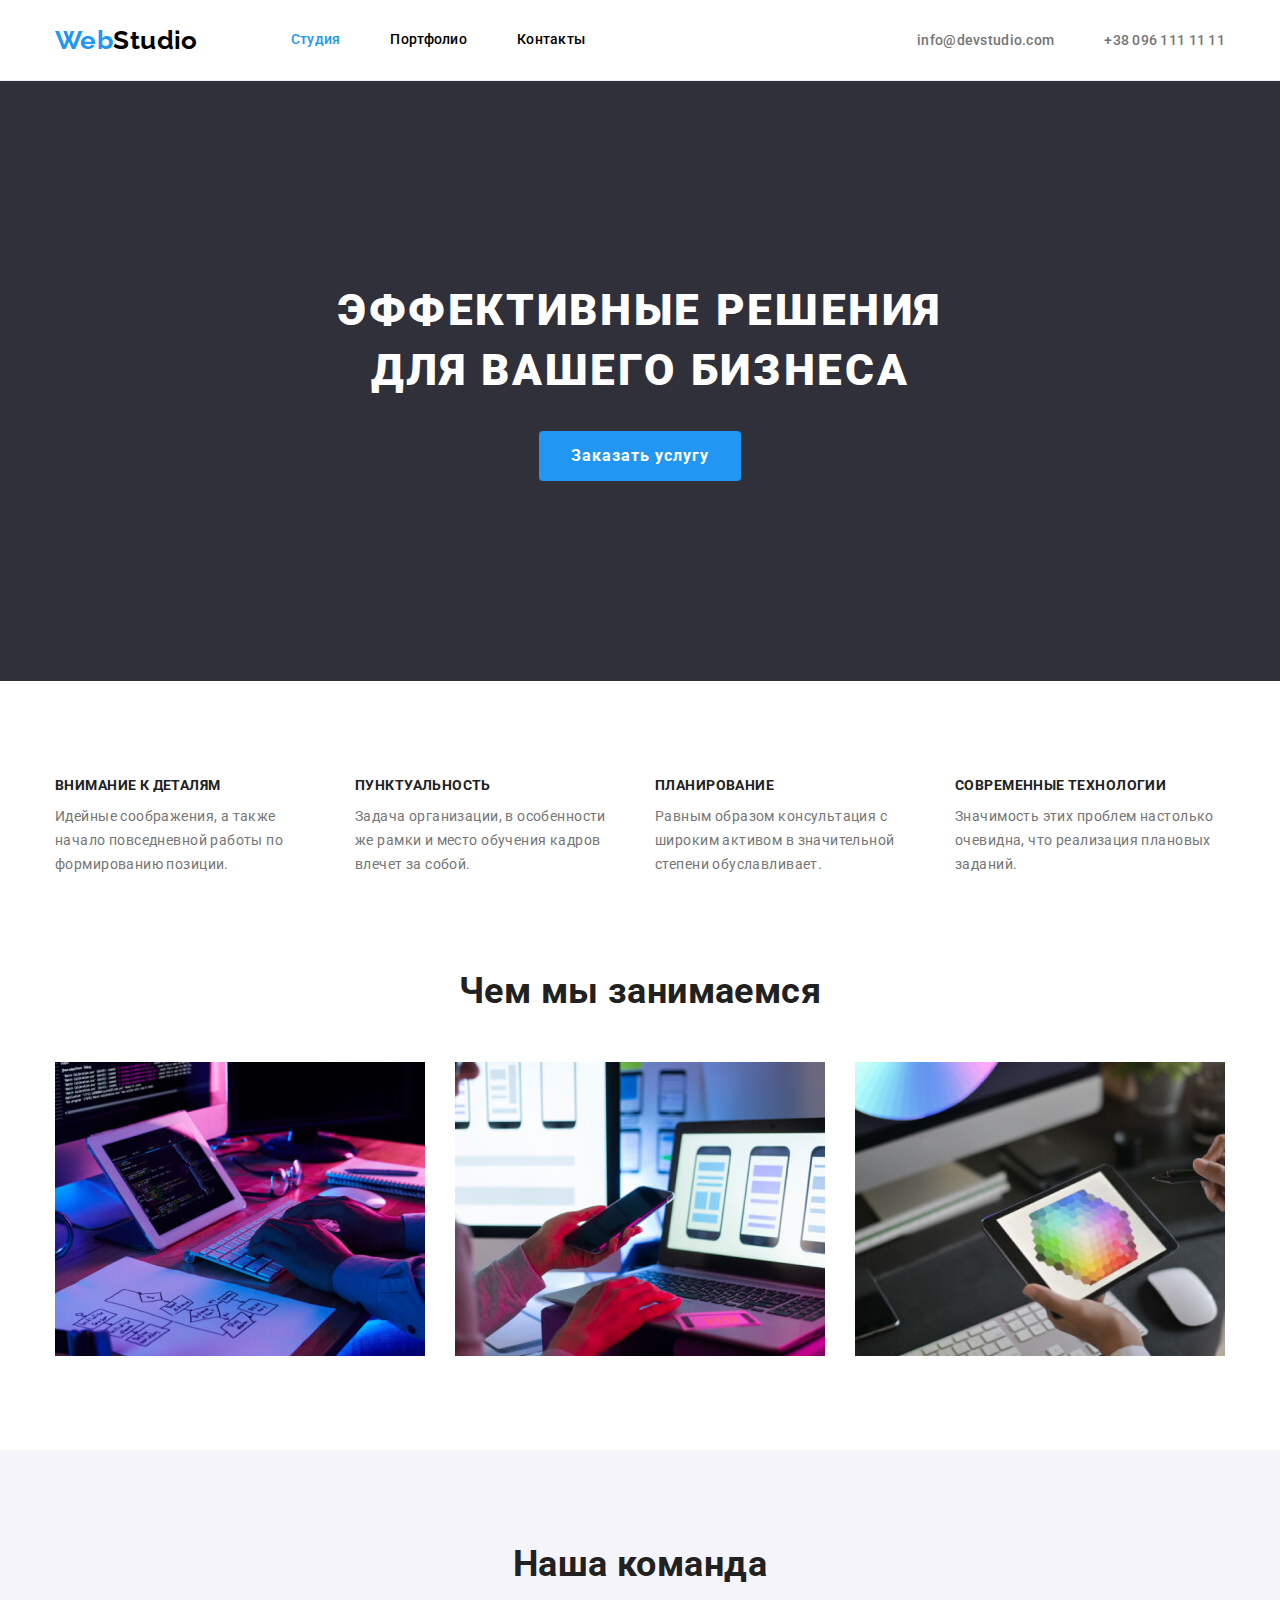
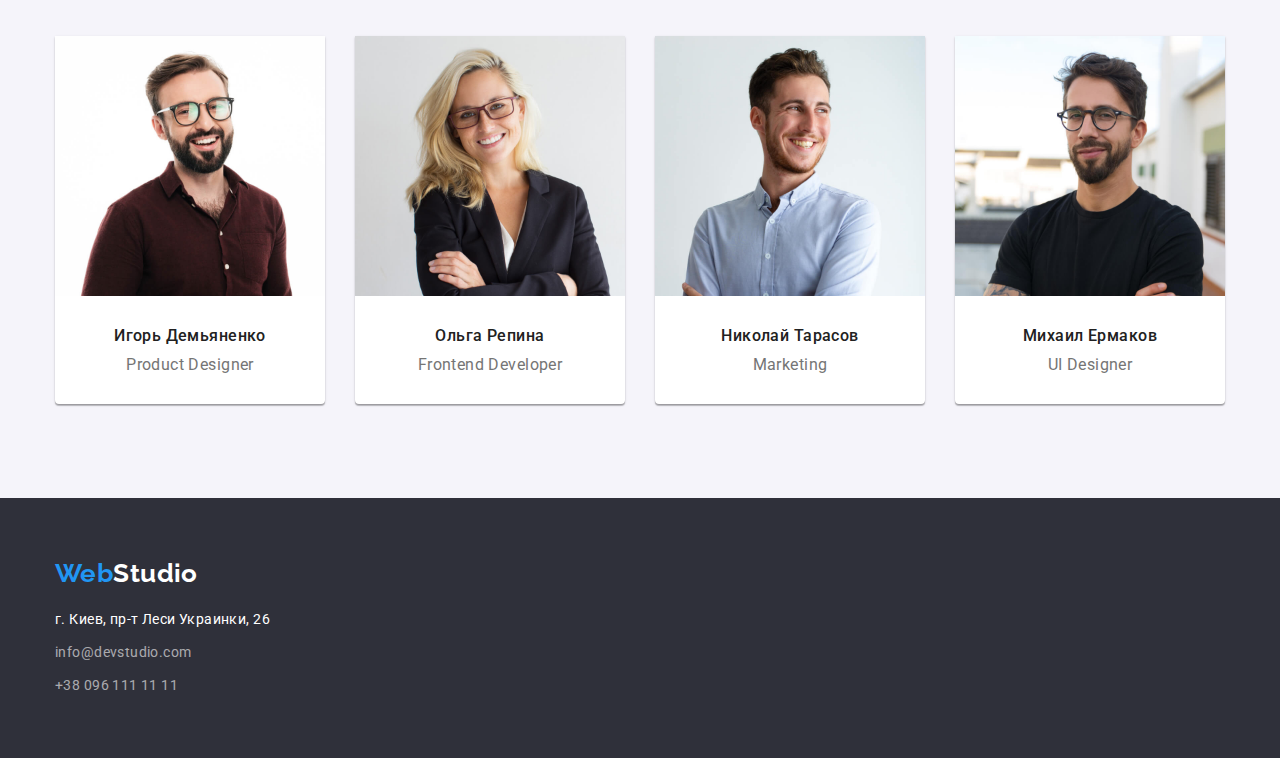
<file: index.html>
<!DOCTYPE html>
<html lang="ru">
  <head>
    <meta charset="UTF-8" />
    <meta http-equiv="X-UA-Compatible" content="IE=edge" />
    <meta name="viewport" content="width=device-width, initial-scale=1.0" />
    <title lang="en">Web Studio</title>
    <link
      href="https://fonts.googleapis.com/css2?family=Raleway:wght@700&family=Roboto:wght@400;500;700;900&display=swap"
      rel="stylesheet"
    />
    <link
      rel="stylesheet"
      href="https://cdnjs.cloudflare.com/ajax/libs/modern-normalize/1.1.0/modern-normalize.min.css"
    />
    <link rel="stylesheet" href="./css/styles.css" />
  </head>
  <body>
    <!--HEADER-->
    <header class="header-section">
      <div class="header container">
        <!--LOGO-->
        <a href="./index.html" lang="en" class="logo link"
          ><span class="accent">Web</span>Studio</a
        >
        <!--NAVIGATION-->
        <nav class="nav">
          <ul class="nav-list list">
            <li class="nav-item">
              <a href="./index.html" class="nav-link current link">Студия</a>
            </li>
            <li class="nav-item">
              <a href="./portfolio.html" class="nav-link link">Портфолио</a>
            </li>
            <li class="nav-item">
              <a href="#" class="nav-link link">Контакты</a>
            </li>
          </ul>
        </nav>
        <ul class="contacts list">
          <li class="contact-item">
            <a href="mailto:info@devstudio.com" class="contact-link link"
              >info@devstudio.com</a
            >
          </li>
          <li class="contact-item">
            <a href="tel:+380961111111" class="contact-link link"
              >+38 096 111 11 11</a
            >
          </li>
        </ul>
      </div>
    </header>
    <main>
      <!--HERO-->
      <section class="hero-section section">
        <div class="container">
        <h1 class="hero-title">Эффективные решения для вашего бизнеса</h1>
        <button type="button" class="button">Заказать услугу</button>
        
      </section>
      <!--FEATURES-->
      <section class="feature section">
        <div class="container">
          <h2 class="visually-hidden">Наши особенности</h2>
          <ul class="feature-list list">
            <li class="feature-item">
              <h3 class="feature-title">Внимание к деталям</h3>
              <p class="feature-text">
                Идейные соображения, а также начало повседневной работы по
                формированию позиции.
              </p>
            </li>
            <li class="feature-item">
              <h3 class="feature-title">Пунктуальность</h3>
              <p class="feature-text">
                Задача организации, в особенности же рамки и место обучения
                кадров влечет за собой.
              </p>
            </li>
            <li class="feature-item">
              <h3 class="feature-title">Планирование</h3>
              <p class="feature-text">
                Равным образом консультация с широким активом в значительной
                степени обуславливает.
              </p>
            </li>
            <li class="feature-item">
              <h3 class="feature-title">Современные технологии</h3>
              <p class="feature-text">
                Значимость этих проблем настолько очевидна, что реализация
                плановых заданий.
              </p>
            </li>
          </ul>
        </div>
      </section>
      <!--OUR WORK-->
      <section class="work section">
        <div class="container">
          <h2 class="work-title">Чем мы занимаемся</h2>
          <ul class="work-list list">
            <li class="work-item">
              <img
                src="./images/main-page/box1.jpg"
                alt="photo1"
                width="370"
                height="294"
              />
            </li>
            <li class="work-item">
              <img
                src="./images/main-page/box2.jpg"
                alt="photo2"
                width="370"
                height="294"
              />
            </li>
            <li class="work-item">
              <img
                src="./images/main-page/box3.jpg"
                alt="photo3"
                width="370"
                height="294"
              />
            </li>
          </ul>
        </div>
      </section>
      <!--OUR DEVELOPERS-->
      <section class="team-section section">
        <div class="container">
          <h2 class="team-title">Наша команда</h2>
          <ul class="team-list list">
            <li class="team-item">
              <img
                class="team-img"
                src="./images/main-page/img1.jpg"
                alt="ProductDesigner"
                width="270"
                height="260"
              />
              <div class="team-item-card">
                <h3 class="team-item-title">Игорь Демьяненко</h3>
                <p lang="en" class="team-item-text">Product Designer</p>
              </div>
            </li>
            <li class="team-item">
              <img
                class="team-img"
                src="./images/main-page/img2.jpg"
                alt="FrontendDeveloper"
                width="270"
                height="260"
              />
              <div class="team-item-card">
                <h3 class="team-item-title">Ольга Репина</h3>
                <p lang="en" class="team-item-text">Frontend Developer</p>
              </div>
            </li>
            <li class="team-item">
              <img
                class="team-img"
                src="./images/main-page/img3.jpg"
                alt="Marketing"
                width="270"
                height="260"
              />
              <div class="team-item-card">
                <h3 class="team-item-title">Николай Тарасов</h3>
                <p lang="en" class="team-item-text">Marketing</p>
              </div>
            </li>
            <li class="team-item">
              <img
                class="team-img"
                src="./images/main-page/img4.jpg"
                alt="UIDesigner"
                width="270"
                height="260"
              />
              <div class="team-item-card">
                <h3 class="team-item-title">Михаил Ермаков</h3>
                <p lang="en" class="team-item-text-last">UI Designer</p>
              </div>
            </li>
          </ul>
        </div>
      </section>
    </main>
    <!--FOOTER-->
    <footer class="footer-section">
      <div class="container">
        <a href="./index.html" lang="en" class="logo link"
          ><span class="accent">Web</span
          ><span class="footer-color">Studio</span></a
        >
        <!--ADDRESS-->
        <address class="address">
          <ul class="address-list list">
            <li class="address-item">
              <a
                href="https://goo.gl/maps/Xdcnn7T9y9h7uvsR8"
                target="_blank"
                rel="noopener nofollow"
                class="address-text link"
              >
                г. Киев, пр-т Леси Украинки, 26
              </a>
            </li>
            <li class="address-item">
              <a href="mailto:info@devstudio.com" class="footer-contact link"
                >info@devstudio.com</a
              >
            </li>
            <li class="address-item">
              <a href="tel:+380961111111" class="footer-contact link"
                >+38 096 111 11 11</a
              >
            </li>
          </ul>
        </address>
      </div>
    </footer>
  </body>
</html>
</file>
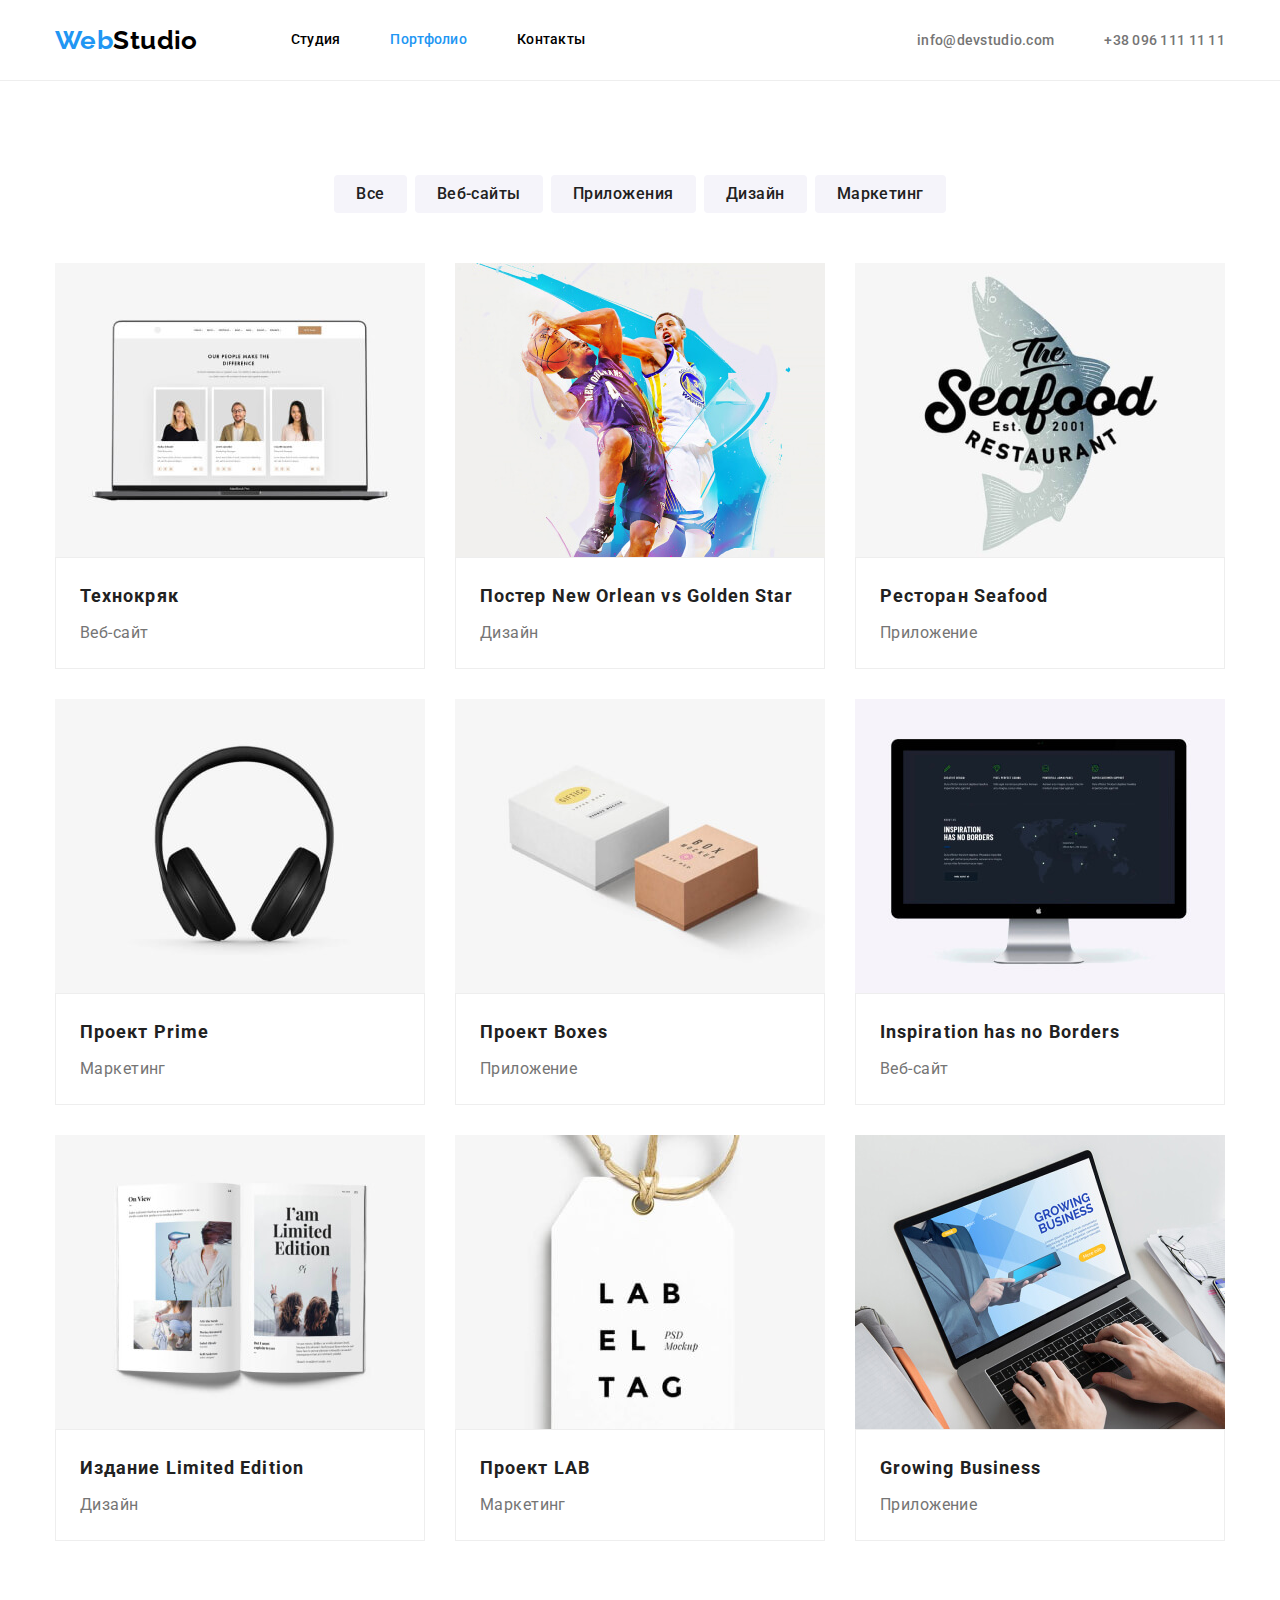
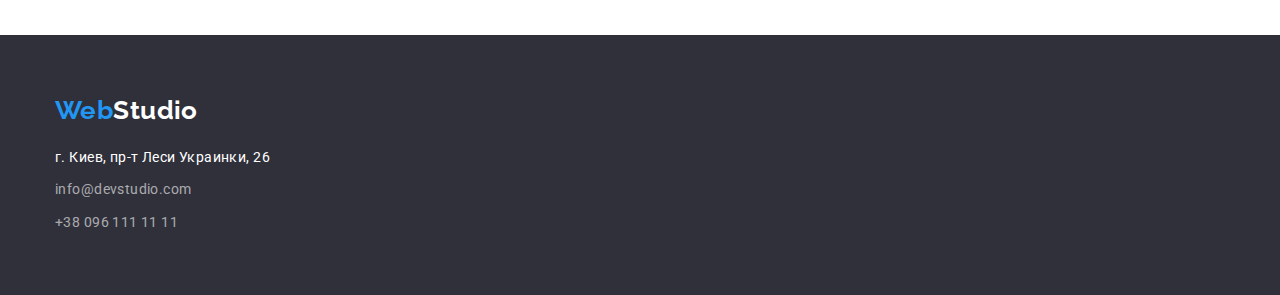
<file: portfolio.html>
<!DOCTYPE html>
<html lang="ru">
  <head>
    <meta charset="UTF-8" />
    <meta http-equiv="X-UA-Compatible" content="IE=edge" />
    <meta name="viewport" content="width=device-width, initial-scale=1.0" />
    <title lang="en">Portfolio</title>
    <link
      href="https://fonts.googleapis.com/css2?family=Raleway:wght@700&family=Roboto:wght@400;500;700;900&display=swap"
      rel="stylesheet"
    />
    <link
      rel="stylesheet"
      href="https://cdnjs.cloudflare.com/ajax/libs/modern-normalize/1.1.0/modern-normalize.min.css"
    />
    <link rel="stylesheet" href="./css/styles.css" />
  </head>
  <body>
    <header class="header-section">
      <div class="header container">
        <!--LOGO-->
        <a href="./index.html" lang="en" class="logo link"
          ><span class="accent">Web</span>Studio</a
        >
        <!--NAVIGATION-->
        <nav class="nav">
          <ul class="nav-list list">
            <li class="nav-item">
              <a href="./index.html" class="nav-link link">Студия</a>
            </li>
            <li class="nav-item">
              <a href="./portfolio.html" class="nav-link current link"
                >Портфолио</a
              >
            </li>
            <li class="nav-item">
              <a href="#" class="nav-link link">Контакты</a>
            </li>
          </ul>
        </nav>
        <ul class="contacts list">
          <li class="contact-item">
            <a href="mailto:info@devstudio.com" class="contact-link link"
              >info@devstudio.com</a
            >
          </li>
          <li class="contact-item">
            <a href="tel:+380961111111" class="contact-link link"
              >+38 096 111 11 11</a
            >
          </li>
        </ul>
      </div>
    </header>
    <main>
      <section class="portfolio-section section">
        <div class="container">
          <!--скрытый заголовок-->
          <h1 class="visually-hidden">Портфолио</h1>
          <ul class="filter list">
            <li class="filter-item">
              <button type="button" class="filter-button">Все</button>
            </li>
            <li class="filter-item">
              <button type="button" class="filter-button">Веб-сайты</button>
            </li>
            <li class="filter-item">
              <button type="button" class="filter-button">Приложения</button>
            </li>
            <li class="filter-item">
              <button type="button" class="filter-button">Дизайн</button>
            </li>
            <li>
              <button type="button" class="filter-button">Маркетинг</button>
            </li>
          </ul>
          <ul class="list project">
            <li class="project-item">
              <a href="#" class="link">
                <img
                  class="project-img"
                  src="./images/portfolio/techno1.jpg"
                  alt="Технокряк"
                  width="370"
                  height="294"
                />
                <div class="project-card">
                  <h2 class="project-title">Технокряк</h2>
                  <p class="project-text">Веб-сайт</p>
                </div>
              </a>
            </li>
            <li class="project-item">
              <a href="#" class="link">
                <img
                  class="project-img"
                  src="./images/portfolio/basket2.jpg"
                  alt="Постер"
                  width="370"
                  height="294"
                />
                <div class="project-card">
                  <h2 class="project-title">
                    Постер New Orlean vs Golden Star
                  </h2>
                  <p class="project-text">Дизайн</p>
                </div>
              </a>
            </li>
            <li class="project-item">
              <a href="#" class="link">
                <img
                  class="project-img"
                  src="./images/portfolio/seafood3.jpg"
                  alt="Ресторан"
                  width="370"
                  height="294"
                />
                <div class="project-card">
                  <h2 class="project-title">Ресторан Seafood</h2>
                  <p class="project-text">Приложение</p>
                </div>
              </a>
            </li>
            <li class="project-item">
              <a href="#" class="link">
                <img
                  class="project-img"
                  src="./images/portfolio/prime4.jpg"
                  alt="Проект Prime"
                  width="370"
                  height="294"
                />
                <div class="project-card">
                  <h2 class="project-title">Проект Prime</h2>
                  <p class="project-text">Маркетинг</p>
                </div>
              </a>
            </li>
            <li class="project-item">
              <a href="#" class="link">
                <img
                  class="project-img"
                  src="./images/portfolio/boxes5.jpg"
                  alt="Проект Boxes"
                  width="370"
                  height="294"
                />
                <div class="project-card">
                  <h2 class="project-title">Проект Boxes</h2>
                  <p class="project-text">Приложение</p>
                </div>
              </a>
            </li>
            <li class="project-item">
              <a href="#" class="link">
                <img
                  class="project-img"
                  src="./images/portfolio/comp6.jpg"
                  alt="Веб-сайт"
                  width="370"
                  height="294"
                />
                <div class="project-card">
                  <h2 class="project-title">Inspiration has no Borders</h2>
                  <p class="project-text">Веб-сайт</p>
                </div>
              </a>
            </li>
            <li class="project-item">
              <a href="#" class="link">
                <img
                  class="project-img"
                  src="./images/portfolio/edition7.jpg"
                  alt="Издание"
                  width="370"
                  height="294"
                />
                <div class="project-card">
                  <h2 class="project-title">Издание Limited Edition</h2>
                  <p class="project-text">Дизайн</p>
                </div>
              </a>
            </li>
            <li class="project-item">
              <a href="#" class="link">
                <img
                  class="project-img"
                  src="./images/portfolio/lab8.jpg"
                  alt="Проект LAB"
                  width="370"
                  height="294"
                />
                <div class="project-card">
                  <h2 class="project-title">Проект LAB</h2>
                  <p class="project-text">Маркетинг</p>
                </div>
              </a>
            </li>
            <li class="project-item">
              <a href="#" class="link">
                <img
                  class="project-img"
                  src="./images/portfolio/laptop9.jpg"
                  alt="Бизнес"
                  width="370"
                  height="294"
                />
                <div class="project-card">
                  <h2 class="project-title">Growing Business</h2>
                  <p class="project-text">Приложение</p>
                </div>
              </a>
            </li>
          </ul>
        </div>
      </section>
    </main>
    <footer class="footer-section">
      <div class="container">
        <a href="./index.html" lang="en" class="logo link"
          ><span class="accent">Web</span
          ><span class="footer-color">Studio</span></a
        >
        <!--ADDRESS-->
        <address class="address">
          <ul class="address-list list">
            <li class="address-item">
              <a
                href="https://goo.gl/maps/Xdcnn7T9y9h7uvsR8"
                target="_blank"
                rel="noopener nofollow"
                class="address-text link"
              >
                г. Киев, пр-т Леси Украинки, 26
              </a>
            </li>
            <li class="address-item">
              <a href="mailto:info@devstudio.com" class="footer-contact link"
                >info@devstudio.com</a
              >
            </li>
            <li class="address-item">
              <a href="tel:+380961111111" class="footer-contact link"
                >+38 096 111 11 11</a
              >
            </li>
          </ul>
        </address>
      </div>
    </footer>
  </body>
</html>
</file>
<file: css/styles.css>
:root {
  --primary-text-color: #757575;
  --title-text-color: #212121;
  --accent-text-color: #2196f3;
  --primary-white-color: #ffffff;
  --bg-accent-color: #2f303a;
  --border-color: #eeeeee;
  --black-color: #000000;
  --background-section-color: #f5f4fa;
  --footer-contacts-color: rgba(255, 255, 255, 0.6);
  --border-second-color: #e5e5e5;
}
body {
  color: var(--primary-text-color);
  background-color: var(--primary-white-color);

  font-family: Roboto, sans-serif;
  letter-spacing: 0.03em;
  font-size: 14px;
}
/* COMPONENTS */
.list {
  margin: 0;
  padding-left: 0;
  list-style: none;
}
.link {
  text-decoration: none;
}
h1,
h2,
h3,
p {
  margin: 0;
}
img {
  display: block;
  max-width: 100%;
  height: auto;
}
.section {
  padding-top: 94px;
  padding-bottom: 94px;
  padding-right: 0;
  padding-left: 0;
}
.visually-hidden {
  position: absolute;
  width: 1px;
  height: 1px;
  margin: -1px;
  border: 0;
  padding: 0;

  white-space: nowrap;
  clip-path: inset(100%);
  clip: rect(0 0 0 0);
  overflow: hidden;
}
.container {
  width: 1200px;
  margin: 0 auto;
  padding-left: 15px;
  padding-right: 15px;
  padding-bottom: 0;
  padding-top: 0;
}
.logo {
  color: var(--black-color);

  font-family: Raleway, sans-serif;
  font-weight: 700;
  font-size: 26px;
  line-height: 1.17;
}
.accent {
  color: var(--accent-text-color);
}
/* HEADER */
.header-section {
  border-bottom: 1px solid var(--border-color);
}
.header.container {
  display: flex;
  align-items: center;
}
/* NAVIGATION */
.nav {
  margin-left: 93px;
}
.nav-list {
  display: flex;
}
.nav-item:not(:last-child) {
  margin-right: 50px;
}
.nav-link {
  display: block;
  padding: 32px 0;
  color: var(--black-color);

  font-weight: 500;
  font-size: 14px;
  line-height: 1.14;
  letter-spacing: 0.02em;
}
.nav-link:hover,
.nav-link:focus,
.nav-link.current {
  color: var(--accent-text-color);
}
/* CONTACTS */
.contacts {
  display: flex;
  margin-left: auto;
}
.contact-link {
  padding-top: 32px;
  padding-bottom: 32px;

  color: var(--primary-text-color);
  font-weight: 500;
  font-size: 14px;
  line-height: 1.43;
  letter-spacing: 0.02em;
}
.contact-link:hover,
.contact-link:focus {
  color: var(--accent-text-color);
}
.contact-item:not(:last-child) {
  margin-right: 50px;
}
/* MAIN */
/* HERO */
.hero-section.section {
  padding: 200px 0;
  text-align: center;
  background-color: var(--bg-accent-color);
}
.hero-title {
  width: 696px;
  margin-bottom: 30px;
  margin-left: auto;
  margin-right: auto;
  color: var(--primary-white-color);

  font-weight: 900;
  font-size: 44px;
  line-height: 1.36;
  letter-spacing: 0.06em;
  text-transform: uppercase;
}
/* FEATURES */

.feature-title {
  margin-bottom: 10px;

  color: var(--title-text-color);
  font-weight: 700;
  font-size: 14px;
  line-height: 1.43;
  text-transform: uppercase;
}
.feature-list {
  display: flex;
}
.feature-item {
  min-width: 270px;
}
.feature-item:not(:last-child) {
  margin-right: 30px;
}
.feature-text {
  line-height: 1.71;
}
/* OUR WORK */
/* OUR TEAM */
.work {
  padding-top: 0;
}
.work-title,
.team-title {
  text-align: center;
  margin-bottom: 50px;

  color: var(--title-text-color);
  font-weight: 700;
  font-size: 36px;
  line-height: 1.16;
}
.work-list {
  display: flex;
  gap: 30px;
}
.team-section {
  background-color: var(--background-section-color);
}
.team-list {
  display: flex;
  gap: 30px;
}
.team-item {
  background-color: var(--primary-white-color);
  box-shadow: 0px 1px 3px rgb(0 0 0 / 12%), 0px 1px 1px rgb(0 0 0 / 14%),
    0px 2px 1px rgb(0 0 0 / 20%);
  border-radius: 0px 0px 4px 4px;
}
.team-item-card {
  padding-top: 30px;
  padding-bottom: 30px;
  padding-right: 0;
  padding-left: 0;
  text-align: center;
}
.team-item-title {
  margin-bottom: 10px;
  color: var(--title-text-color);
  font-weight: 500;
  font-size: 16px;
  line-height: 1.19;
}
.team-item-text {
  font-size: 16px;
  line-height: 1.19;
}
.team-item-text-last {
  font-size: 16px;
  line-height: 1.19;
}
/* BUTTON HTML */
.button {
  display: inline-block;
  min-width: 200px;
  padding: 10px 32px;
  border-radius: 4px;

  color: var(--primary-white-color);
  background-color: var(--accent-text-color);

  border: none;
  font-family: inherit;
  font-weight: 700;
  font-size: 16px;
  line-height: 1.88;
  letter-spacing: 0.06em;
  cursor: pointer;
}
.button:hover {
  background-color: #188ce8;
  box-shadow: 0px 4px 4px rgba(0, 0, 0, 0.15);
}

/* PORTFOLIO */

/* BUTTON PORTFOLIO */
.filter {
  display: flex;
  justify-content: center;
  margin-bottom: 50px;
}
.filter-button {
  padding: 6px 22px;
  border-radius: 4px;
  border: none;
  color: var(--title-text-color);
  background-color: var(--background-section-color);

  font-family: inherit;
  font-weight: 500;
  font-size: 16px;
  line-height: 1.62;
  letter-spacing: 0.03em;
  cursor: pointer;
}
.filter-button:hover,
.filter-button:focus {
  color: var(--primary-white-color);
  background-color: var(--accent-text-color);
  box-shadow: 0px 4px 4px rgba(0, 0, 0, 0.1);
}
.filter-item:not(:last-child) {
  margin-right: 8px;
}
.team {
  background-color: var(--background-section-color);
}
/* PORTFOLIO PROJECTS*/
.project {
  display: flex;
  flex-wrap: wrap;
  gap: 30px;
}
/* .project-item {
  width: 370px;
  margin-bottom: 30px;
  margin-right: 30px;
}
.project-item:nth-child(3n) {
  margin-right: 0;
}

.project-item:nth-last-child(-n + 3) {
  margin-bottom: 0;
} */
.project-card {
  padding: 20px 24px;
  border: 1px solid var(--border-color);
}

.project-title {
  margin-bottom: 4px;
  color: var(--title-text-color);

  font-weight: 700;
  font-size: 18px;
  line-height: 2;
  letter-spacing: 0.06em;
}
.project-text {
  color: var(--primary-text-color);
  font-size: 16px;
  line-height: 1.88;
}
/* FOOTER COLORS */
.footer-section {
  background-color: var(--bg-accent-color);
  padding-top: 60px;
  padding-bottom: 60px;
}
.footer-color {
  color: var(--primary-white-color);
}
/* ADDRESS */
.address {
  margin-top: 20px;
}
.address-item:not(:last-child) {
  margin-bottom: 9px;
}
.address-text {
  color: var(--primary-white-color);
  font-style: normal;
  font-size: 14px;
  line-height: 1.71;
}
.address-text:hover,
.address-text:focus {
  color: var(--accent-text-color);
}
.footer-contact {
  color: var(--footer-contacts-color);
  font-style: normal;
  font-weight: 400;
  font-size: 14px;
  line-height: 1.71;
}
.footer-contact:hover,
.footer-contact:focus {
  color: var(--accent-text-color);
}
</file>
